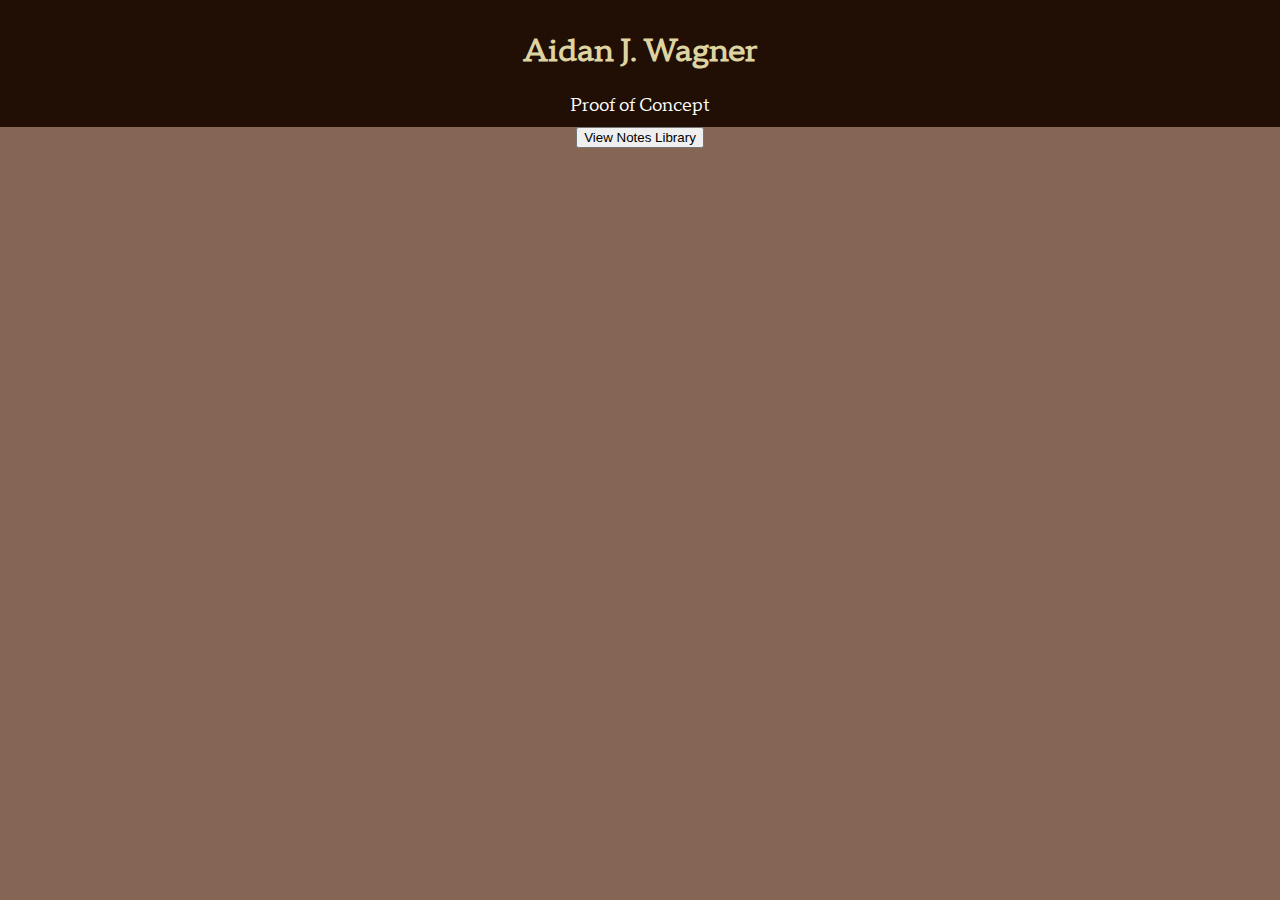
<file: index.html>
<!doctype html>
<html lang="en">
    <head>
        <meta charset="UTF-8" />
        <meta name="viewport" content="width=device-width, initial-scale=1.0" />
        <title>Welcome to Notes Portfolio</title>
        <link rel="stylesheet" href="style.css" />
    </head>
    <body>
        <header>
            <h1>Aidan J. Wagner</h1>
            <nav>
                <a href="index.html">Proof of Concept</a>
            </nav>
        </header>
        <div class="landing-container">
            <button onclick="window.location.href='library.html'">
                View Notes Library
            </button>
        </div>
    </body>
</html>
</file>
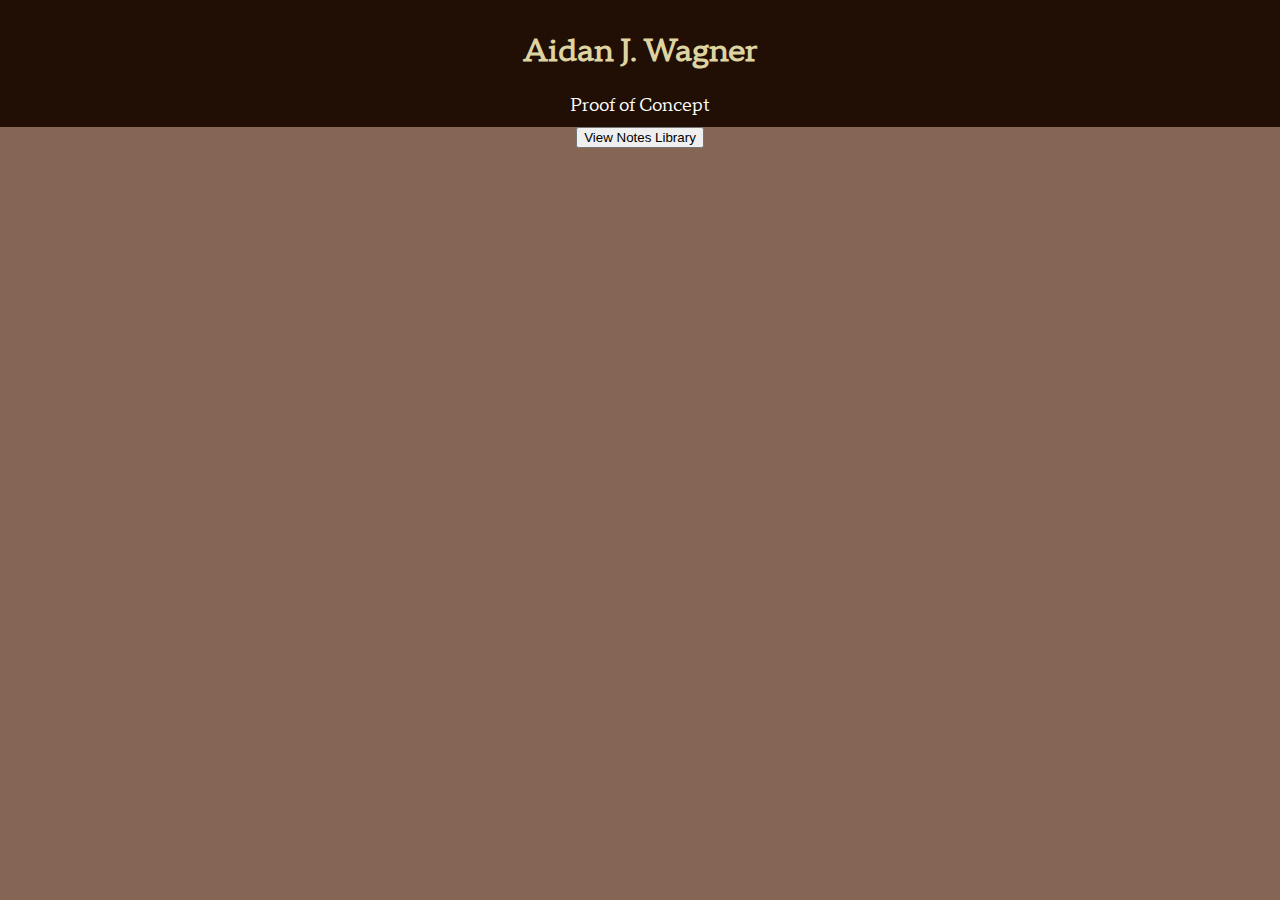
<file: landing.html>
<!doctype html>
<html lang="en">
    <head>
        <meta charset="UTF-8" />
        <meta name="viewport" content="width=device-width, initial-scale=1.0" />
        <title>Welcome to Notes Portfolio</title>
        <link rel="stylesheet" href="style.css" />
    </head>
    <body>
        <header>
            <h1>Aidan J. Wagner</h1>
            <nav>
                <a href="index.html">Proof of Concept</a>
            </nav>
        </header>
        <div class="landing-container">
            <button onclick="window.location.href='index.html'">
                View Notes Library
            </button>
        </div>
    </body>
</html>
</file>
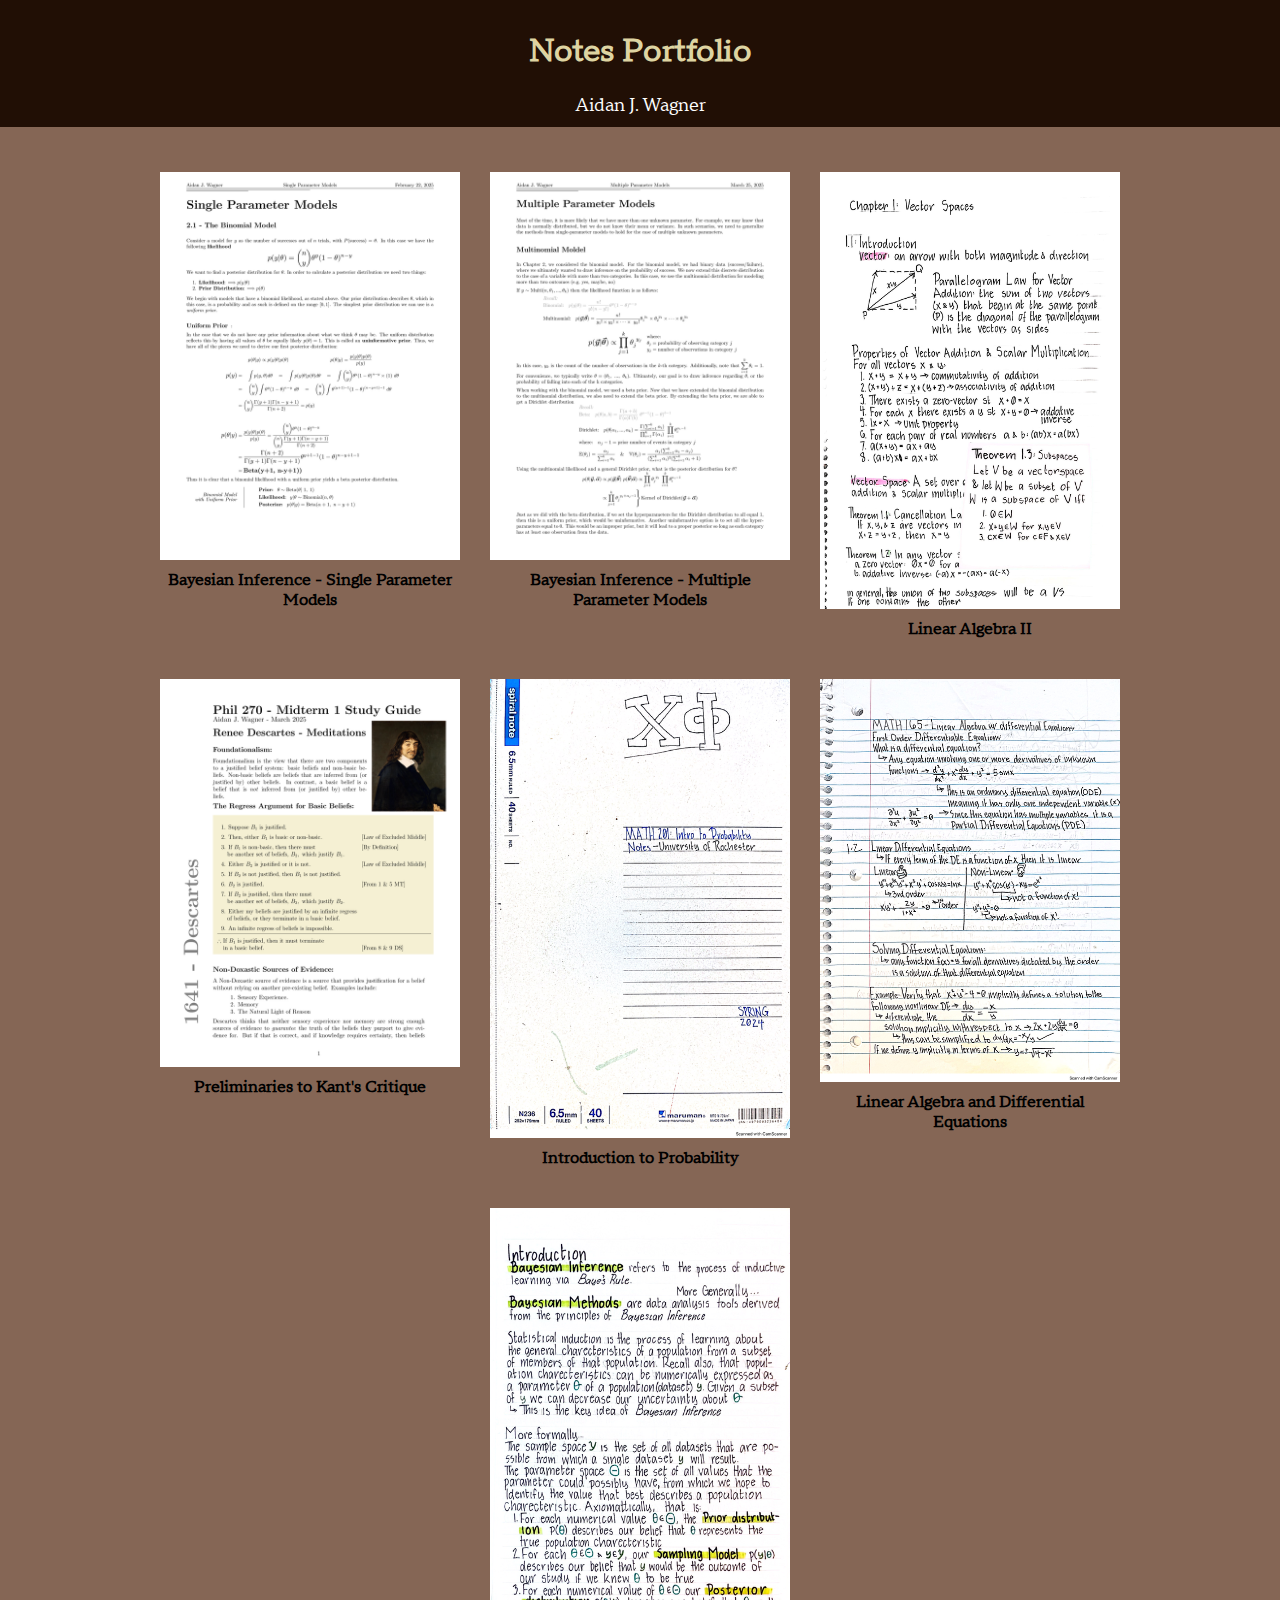
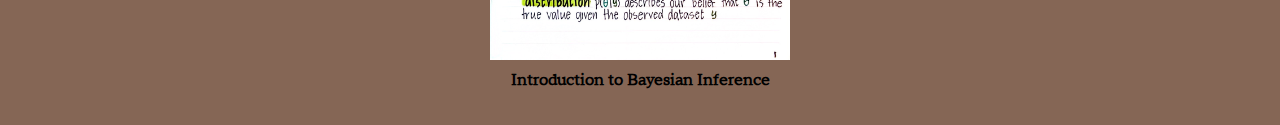
<file: library.html>
<!doctype html>
<html lang="en">
    <head>
        <meta charset="UTF-8" />
        <meta name="viewport" content="width=device-width, initial-scale=1.0" />
        <title>Notes Portfolio</title>
        <link rel="stylesheet" href="style.css" />
        <script defer src="script.js"></script>
    </head>
    <body>
        <header>
            <h1>Notes Portfolio</h1>
            <nav>
                <a href="index.html">Aidan J. Wagner</a>
            </nav>
        </header>
        <div id="pdf-container"></div>
    </body>
</html>
</file>
<file: style.css>
@font-face {
    font-family: "TTNormsProSerifNormal";
    src: url("fonts/TTNormsProSerif-Normal.ttf") format("truetype");
    font-weight: normal;
    font-style: normal;
}
body {
    font-family: "TTNormsProSerifNormal", serif;
    margin: 0;
    padding: 0;
    background-color: #856655;
    text-align: center;
}

header {
    background: #210f05;
    color: #ded4a2;
    padding: 10px;
}

nav a {
    color: white;
    margin: 10px;
    text-decoration: none;
    font-size: 18px;
}

#pdf-container {
    display: flex;
    flex-wrap: wrap;
    justify-content: center;
    padding: 20px;
}

.pdf-item {
    text-align: center;
    margin: 15px;
    display: flex;
    flex-direction: column;
    align-items: center;
    transition: transform 0.2s ease-in-out;
    position: relative; /* Ensure child elements move relative to this */
}

.pdf-item:hover {
    transform: scale(1.05); /* Slightly enlarges everything */
}

.pdf-item img {
    width: 300px;
    height: auto;
    display: block;
    transition: transform 0.2s ease-in-out;
}

/* Title styles */
.pdf-item a {
    display: block;
    margin-top: 10px;
    text-decoration: none;
    color: black;
    font-weight: bold;
    text-align: center;
    max-width: 300px;
    word-wrap: break-word;
    overflow-wrap: break-word;
    white-space: normal;
    transition: transform 0.2s ease-in-out;
    position: relative; /* Allows it to move independently */
}

/* Move ONLY the title downward when hovering */
.pdf-item:hover img {
    transform: scale(1.05); /* Scale thumbnail but keep its position */
}

.pdf-item:hover a {
    margin-top: 20px; /* Adjust this for an even bigger gap */
}
</file>
